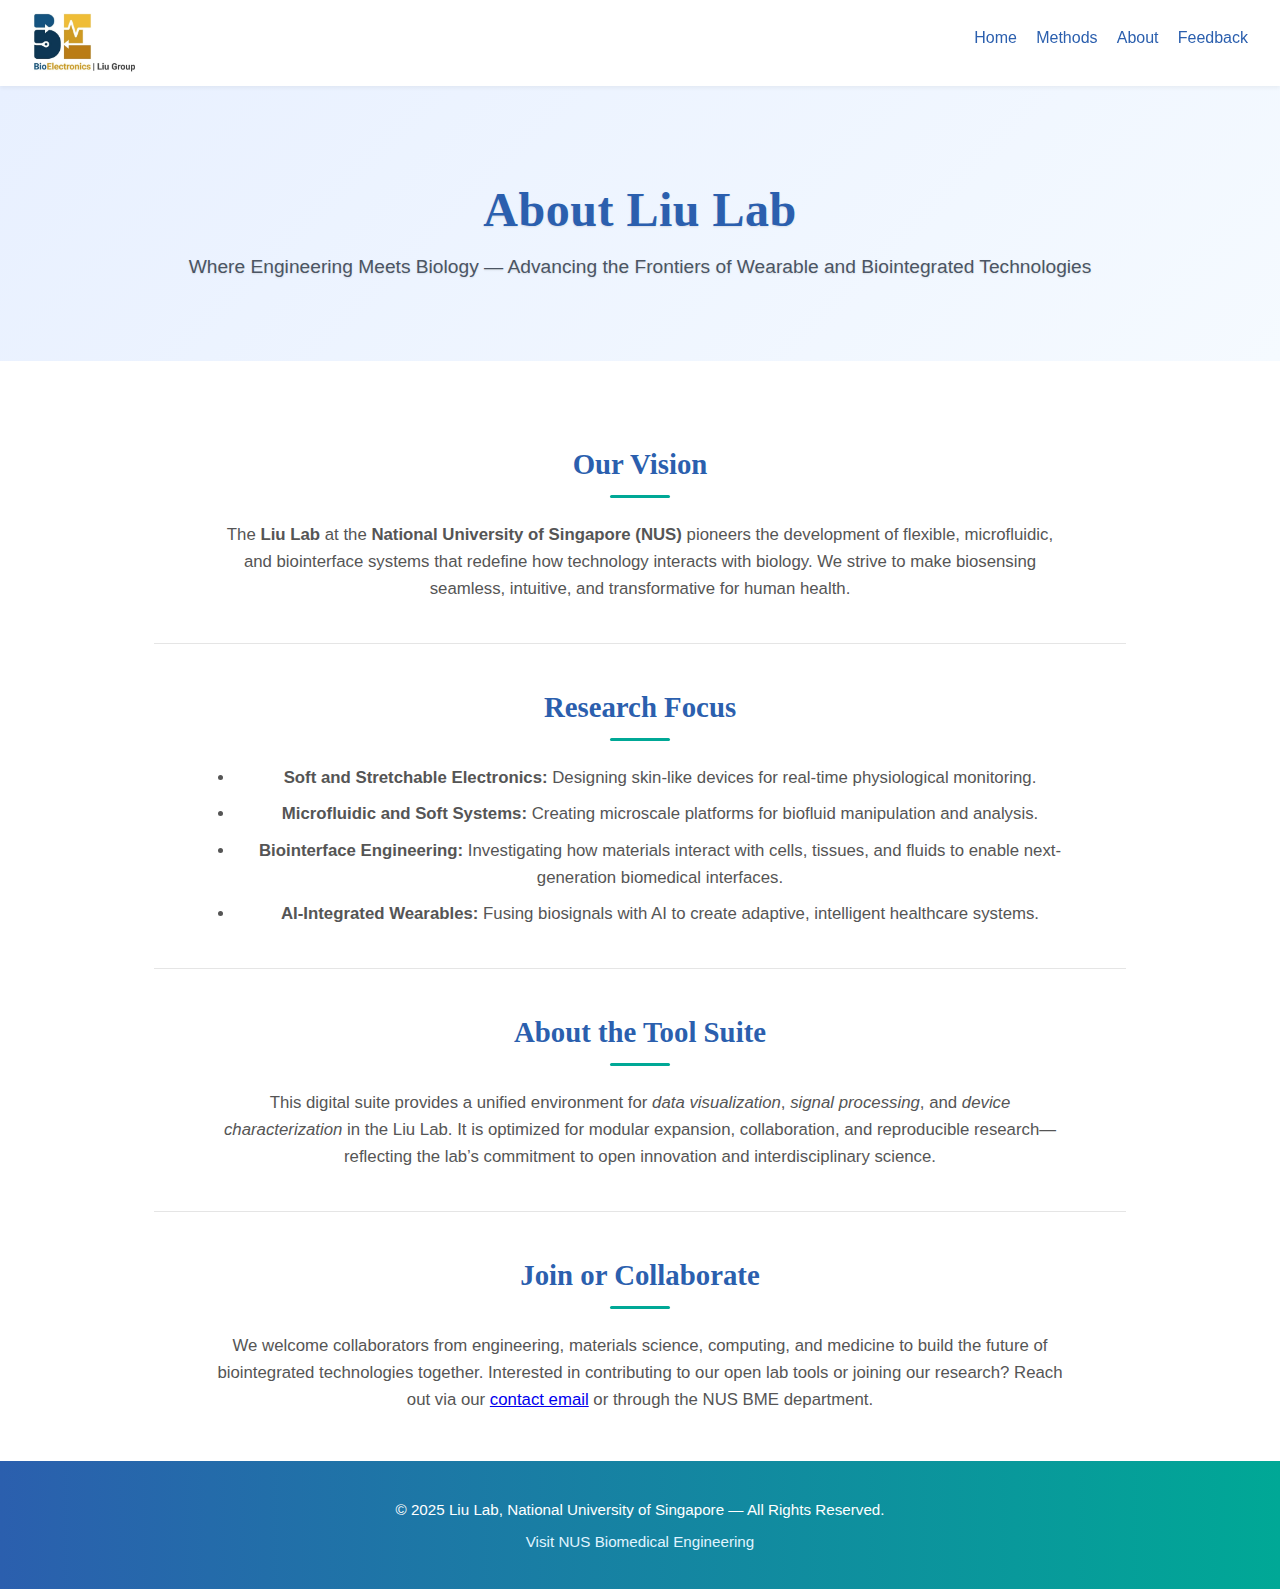
<file: docs/about.html>
<!DOCTYPE html>
<html lang="en">
<head>
  <meta charset="UTF-8">
  <meta name="viewport" content="width=device-width, initial-scale=1.0">
  <title>About Liu Lab Tools</title>
  <link rel="stylesheet" href="style.css">
  <style>
    /* Additional styling for enhanced aesthetics */
    .hero {
      background: linear-gradient(135deg, #e8f0ff, #f5faff);
      color: #2b5fae;
      text-shadow: 0 1px 2px rgba(0,0,0,0.1);
    }

    .hero h1 {
      font-size: 3rem;
      font-weight: 700;
      letter-spacing: 0.5px;
    }

    .hero p {
      font-size: 1.2rem;
      color: #4b5563;
    }

    .about h2 {
      font-size: 1.8rem;
      margin-top: 2rem;
      color: #2b5fae;
      position: relative;
    }

    .about h2::after {
      content: '';
      display: block;
      width: 60px;
      height: 3px;
      background: #00a896;
      margin: 0.5rem auto 1.5rem auto;
      border-radius: 2px;
    }

    .about p, .about ul {
      max-width: 850px;
      margin: auto;
      font-size: 1.05rem;
      color: #555;
    }

    ul li {
      margin-bottom: 0.6rem;
    }

    footer {
      background: linear-gradient(90deg, #2b5fae, #00a896);
      color: #fff;
      padding: 1.5rem;
      font-size: 0.95rem;
      text-align: center;
    }

    footer a {
      color: #e0f4ff;
      font-weight: 500;
      transition: color 0.2s ease;
    }

    footer a:hover {
      color: #fff;
    }

    .section-divider {
      width: 80%;
      height: 1px;
      background: #e5e5e5;
      margin: 2.5rem auto;
    }
  </style>
</head>
<body>
  <nav class="navbar">
    <div class="logo">
      <a href="index.html"><img src="Images/Lab Logo.jpeg" alt="Liu Lab Logo"></a>
    </div>
    <ul class="nav-links">
      <li><a href="index.html">Home</a></li>
      <li><a href="index.html#methods">Methods</a></li>
      <li><a href="about.html" class="active">About</a></li>
      <li><a href="feedbacks.html">Feedback</a></li>
    </ul>
  </nav>

  <section class="hero">
    <h1>About Liu Lab</h1>
    <p>Where Engineering Meets Biology — Advancing the Frontiers of Wearable and Biointegrated Technologies</p>
  </section>

  <section class="about">
    <h2>Our Vision</h2>
    <p>The <strong>Liu Lab</strong> at the <strong>National University of Singapore (NUS)</strong> pioneers the development of flexible, microfluidic, and biointerface systems that redefine how technology interacts with biology. We strive to make biosensing seamless, intuitive, and transformative for human health.</p>

    <div class="section-divider"></div>

    <h2>Research Focus</h2>
    <ul>
      <li><strong>Soft and Stretchable Electronics:</strong> Designing skin-like devices for real-time physiological monitoring.</li>
      <li><strong>Microfluidic and Soft Systems:</strong> Creating microscale platforms for biofluid manipulation and analysis.</li>
      <li><strong>Biointerface Engineering:</strong> Investigating how materials interact with cells, tissues, and fluids to enable next-generation biomedical interfaces.</li>
      <li><strong>AI-Integrated Wearables:</strong> Fusing biosignals with AI to create adaptive, intelligent healthcare systems.</li>
    </ul>

    <div class="section-divider"></div>

    <h2>About the Tool Suite</h2>
    <p>This digital suite provides a unified environment for <em>data visualization</em>, <em>signal processing</em>, and <em>device characterization</em> in the Liu Lab. It is optimized for modular expansion, collaboration, and reproducible research—reflecting the lab’s commitment to open innovation and interdisciplinary science.</p>

    <div class="section-divider"></div>

    <h2>Join or Collaborate</h2>
    <p>We welcome collaborators from engineering, materials science, computing, and medicine to build the future of biointegrated technologies together. Interested in contributing to our open lab tools or joining our research? Reach out via our <a href="mailto:liulabdevs@gmail.com">contact email</a> or through the NUS BME department.</p>
  </section>

  <footer>
    <p>&copy; 2025 Liu Lab, National University of Singapore — All Rights Reserved.</p>
    <p><a href="https://www.bioeng.nus.edu.sg/">Visit NUS Biomedical Engineering</a></p>
  </footer>
</body>
</html>
</file>
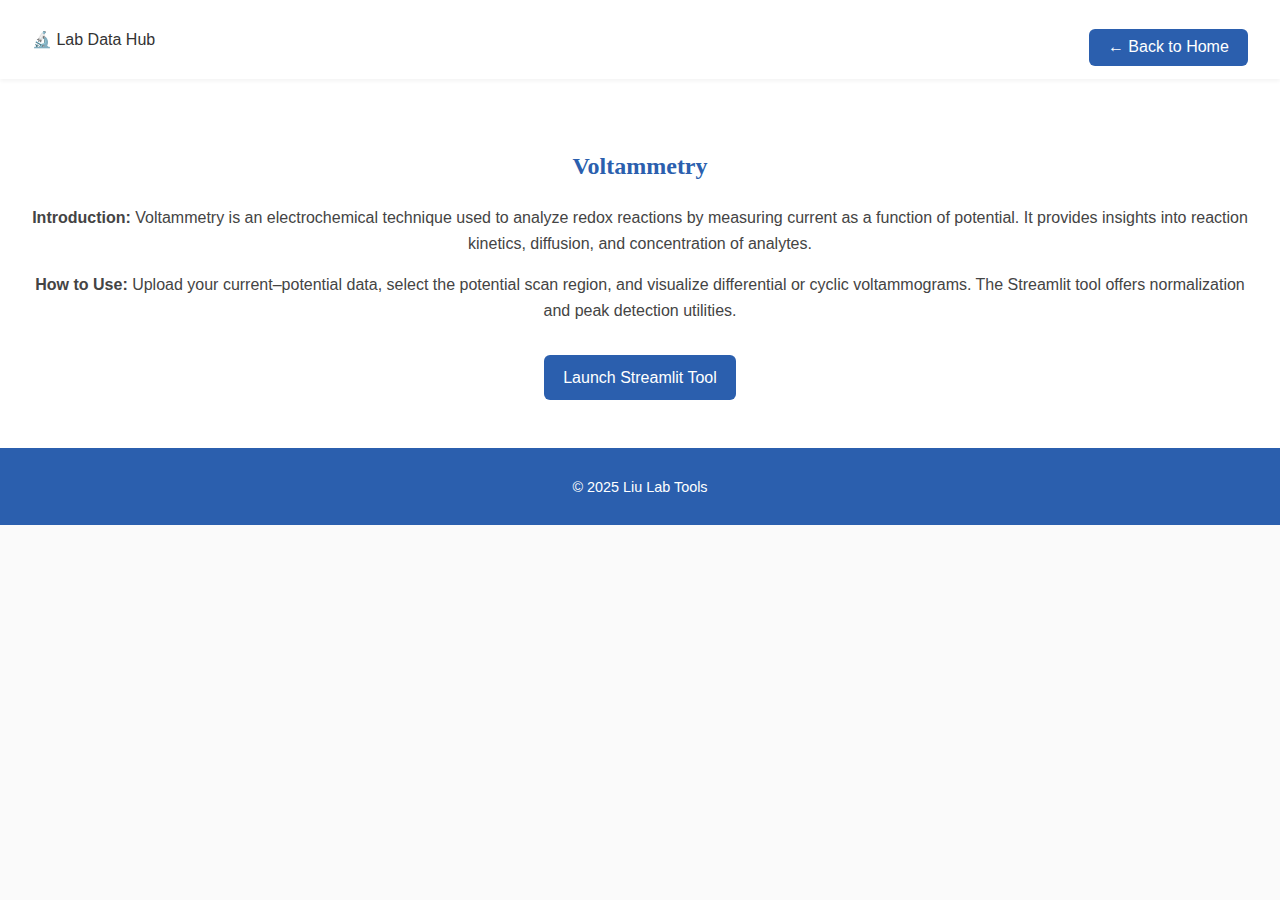
<file: Tool_pages/voltammetry.html>
<!DOCTYPE html>
<html lang="en">
<head>
  <meta charset="UTF-8" />
  <meta name="viewport" content="width=device-width, initial-scale=1.0" />
  <title>Voltammetry | Lab Data Hub</title>
  <link rel="stylesheet" href="../style.css" />
</head>
<body>
  <header class="navbar">
    <div class="logo">🔬 Lab Data Hub</div>
    <a href="index.html" class="btn">← Back to Home</a>
  </header>

  <main class="about">
    <h2>Voltammetry</h2>
    <p><strong>Introduction:</strong> Voltammetry is an electrochemical technique used to analyze redox reactions by measuring current as a function of potential. It provides insights into reaction kinetics, diffusion, and concentration of analytes.</p>

    <p><strong>How to Use:</strong> Upload your current–potential data, select the potential scan region, and visualize differential or cyclic voltammograms. The Streamlit tool offers normalization and peak detection utilities.</p>

    <a href="https://your-streamlit-app-url" class="btn">Launch Streamlit Tool</a>
  </main>

  <footer>
    <p>© 2025 Liu Lab Tools</p>
  </footer>
</body>
</html>
</file>
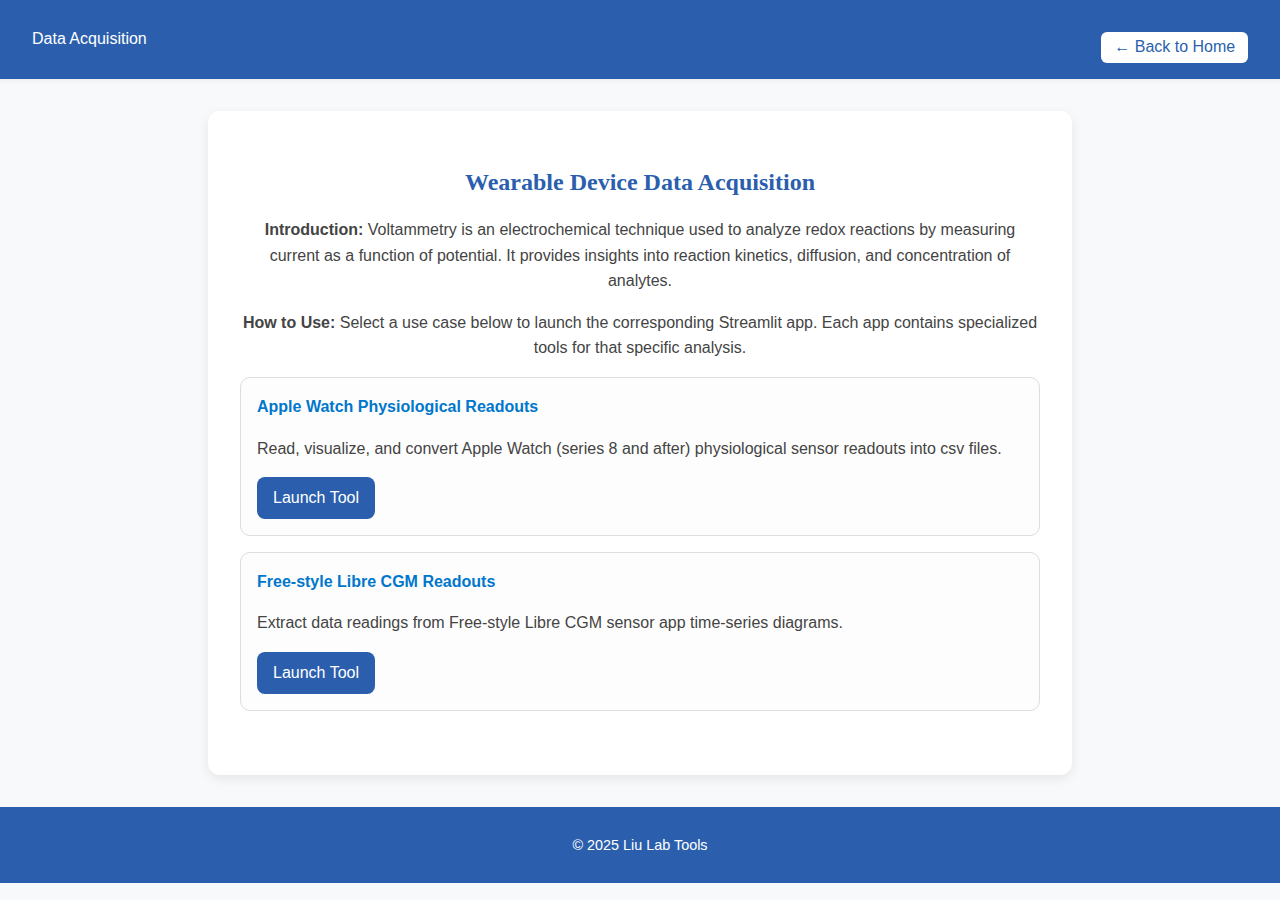
<file: docs/Tool_pages/data_acquisition.html>
<!DOCTYPE html>
<html lang="en">
<head>
  <meta charset="UTF-8" />
  <meta name="viewport" content="width=device-width, initial-scale=1.0" />
  <title>Voltammetry | Lab Data Hub</title>
  <link rel="stylesheet" href="../style.css" />
  <style>
    body {
      font-family: 'Lato', sans-serif;
      margin: 0;
      padding: 0;
      background: #f8f9fa;
      color: #333;
    }

    .navbar {
      display: flex;
      justify-content: space-between;
      align-items: center;
      padding: 1rem 2rem;
      background: #2b5fae;
      color: white;
    }

    .navbar .btn {
      background: white;
      color: #2b5fae;
      padding: 0.4rem 0.8rem;
      border-radius: 6px;
      text-decoration: none;
      font-weight: 500;
    }

    main.about {
      max-width: 800px;
      margin: 2rem auto;
      background: white;
      padding: 2rem;
      border-radius: 12px;
      box-shadow: 0 4px 12px rgba(0,0,0,0.08);
    }

    main.about h2 {
      color: #2b5fae;
      margin-bottom: 1rem;
    }

    main.about p {
      line-height: 1.6;
      margin-bottom: 1rem;
    }

    .use-cases {
      margin: 1rem 0 2rem 0;
      text-align: left;
    }

    .use-case {
      border: 1px solid #ddd;
      border-radius: 10px;
      padding: 1rem;
      margin-bottom: 1rem;
      background: #fdfdfd;
    }

    .use-case h4 {
      margin: 0 0 0.5rem 0;
      color: #0077cc;
    }

    .btn-launch {
      display: inline-block;
      background: #2b5fae;
      color: white;
      padding: 0.5rem 1rem;
      border-radius: 8px;
      text-decoration: none;
      font-weight: 500;
      transition: background 0.2s ease;
    }

    .btn-launch:hover {
      background: #1d407f;
    }

  </style>
</head>

<body>
  <header class="navbar">
    <div class="logo">Data Acquisition</div>
    <a href="../index.html" class="btn">← Back to Home</a>
  </header>

  <main class="about">
    <h2>Wearable Device Data Acquisition</h2>

    <p><strong>Introduction:</strong> Voltammetry is an electrochemical technique used to analyze redox reactions by measuring current as a function of potential. It provides insights into reaction kinetics, diffusion, and concentration of analytes.</p>

    <p><strong>How to Use:</strong> Select a use case below to launch the corresponding Streamlit app. Each app contains specialized tools for that specific analysis.</p>

    <!-- Use Cases -->
    <div class="use-cases">

      <div class="use-case">
        <h4>Apple Watch Physiological Readouts</h4>
        <p>Read, visualize, and convert Apple Watch (series 8 and after) physiological sensor readouts into csv files.</p>
        <a href="https://streamlit-app-quantification" target="_blank" class="btn-launch">Launch Tool</a>
      </div>

      <div class="use-case">
        <h4>Free-style Libre CGM Readouts</h4>
        <p>Extract data readings from Free-style Libre CGM sensor app time-series diagrams.</p>
        <a href="https://streamlit-app-kinetics" target="_blank" class="btn-launch">Launch Tool</a>
      </div>

    </div>
  </main>

  <footer>
    <p>© 2025 Liu Lab Tools</p>
  </footer>
</body>
</html>
</file>
<file: docs/style.css>
body {
  margin: 0;
  font-family: 'Lato', sans-serif;
  color: #333;
  background-color: #fafafa;
}

h1, h2, h3 {
  font-family: 'Merriweather', serif;
  color: #2b5fae;
}

.navbar {
  display: flex;
  justify-content: space-between;
  align-items: center;
  background: #fff;
  padding: 0.8rem 2rem;
  box-shadow: 0 2px 4px rgba(0,0,0,0.05);
  position: sticky;
  top: 0;
  z-index: 10;
}

.nav-links {
  list-style: none;
  display: flex;
  gap: 1.2rem;
}

.nav-links a {
  text-decoration: none;
  color: #2b5fae;
  font-weight: 500;
  transition: color 0.2s ease;
}

.nav-links a:hover {
  color: #00a896;
}

.hero {
  text-align: center;
  padding: 4rem 1rem;
  background: #eef4fa;
}

.hero h1 {
  font-size: 2.5rem;
  margin-bottom: 0.5rem;
}

.hero p {
  font-size: 1.1rem;
  color: #555;
}

/* 🔍 Filter Bar */
.filter-bar {
  display: flex;
  justify-content: center;
  align-items: center;
  gap: 1rem;
  background: #fff;
  padding: 1rem 2rem;
  border-bottom: 1px solid #e5e5e5;
}

.filter-bar input, .filter-bar select {
  padding: 0.6rem 1rem;
  border: 1px solid #ccc;
  border-radius: 6px;
  font-size: 1rem;
  width: 220px;
}

.filter-bar input:focus, .filter-bar select:focus {
  outline: none;
  border-color: #2b5fae;
}

/* 🧪 Card Grid */
.card-grid {
  display: grid;
  grid-template-columns: repeat(auto-fit, minmax(260px, 1fr));
  gap: 2rem;
  padding: 3rem 2rem;
  max-width: 1200px;
  margin: auto;
}

.card {
  background: white;
  border-radius: 12px;
  padding: 1.5rem;
  text-align: center;
  box-shadow: 0 2px 8px rgba(0,0,0,0.08);
  transition: transform 0.2s ease, box-shadow 0.2s ease;
}

/* .card img {
  height: 80px;
  margin-bottom: 1rem;
} */
.card img {
  width: 100%;
  height: 200px;          /* 🔹 increase this value for larger images */
  object-fit: contain;      /* keeps images from distorting */
  border-radius: 8px;
  margin-bottom: 1rem;
}

.card:hover {
  transform: translateY(-4px);
  box-shadow: 0 6px 14px rgba(0,0,0,0.1);
}

.btn {
  display: inline-block;
  margin-top: 1rem;
  padding: 0.6rem 1.2rem;
  background: #2b5fae;
  color: white;
  border-radius: 6px;
  text-decoration: none;
  transition: background 0.2s ease;
}

.btn:hover {
  background: #00a896;
}

.about {
  background: #fff;
  padding: 3rem 2rem;
  text-align: center;
  line-height: 1.6;
  color: #444;
}

footer {
  background: #2b5fae;
  color: #fff;
  text-align: center;
  padding: 1rem;
  font-size: 0.9rem;
}

footer a {
  color: #cce5ff;
  text-decoration: none;
}

footer a:hover {
  text-decoration: underline;
}

.logo img {
  height: 60px;       /* adjust based on your logo size */
  width: auto;
  display: block;
}

.logo a {
  display: flex;
  align-items: center;
  text-decoration: none;
}

/* --- Feedback Page --- */
.feedback-container {
  max-width: 700px;
  margin: 4rem auto;
  background: white;
  padding: 2.5rem 2rem;
  border-radius: 12px;
  box-shadow: 0 2px 10px rgba(0,0,0,0.05);
}

.feedback-container h2 {
  text-align: center;
  color: #2b5fae;
  font-family: 'Merriweather', serif;
}

.feedback-intro {
  text-align: center;
  color: #555;
  margin-bottom: 2rem;
}

.feedback-form {
  display: flex;
  flex-direction: column;
  gap: 1rem;
}

.feedback-form label {
  font-weight: 500;
  color: #333;
}

.feedback-form input,
.feedback-form select,
.feedback-form textarea {
  padding: 0.7rem 1rem;
  border: 1px solid #ccc;
  border-radius: 6px;
  font-size: 1rem;
}

.feedback-form input:focus,
.feedback-form select:focus,
.feedback-form textarea:focus {
  outline: none;
  border-color: #2b5fae;
  box-shadow: 0 0 3px rgba(43,95,174,0.3);
}

/* Star Rating */
.rating-group {
  display: flex;
  gap: 0.5rem;
  justify-content: space-between;
}

.rating-group input[type="radio"] {
  display: none;
}

.rating-group label {
  cursor: pointer;
  font-size: 1.2rem;
  opacity: 0.5;
  transition: opacity 0.2s ease;
}

.rating-group input[type="radio"]:checked + label,
.rating-group label:hover {
  opacity: 1;
}

/* Feedback message */
.feedback-message {
  margin-top: 1rem;
  text-align: center;
  font-weight: 500;
  color: #00a896;
}
</file>
<file: style.css>
body {
  margin: 0;
  font-family: 'Lato', sans-serif;
  color: #333;
  background-color: #fafafa;
}

h1, h2, h3 {
  font-family: 'Merriweather', serif;
  color: #2b5fae;
}

.navbar {
  display: flex;
  justify-content: space-between;
  align-items: center;
  background: #fff;
  padding: 0.8rem 2rem;
  box-shadow: 0 2px 4px rgba(0,0,0,0.05);
  position: sticky;
  top: 0;
  z-index: 10;
}

.nav-links {
  list-style: none;
  display: flex;
  gap: 1.2rem;
}

.nav-links a {
  text-decoration: none;
  color: #2b5fae;
  font-weight: 500;
  transition: color 0.2s ease;
}

.nav-links a:hover {
  color: #00a896;
}

.hero {
  text-align: center;
  padding: 4rem 1rem;
  background: #eef4fa;
}

.hero h1 {
  font-size: 2.5rem;
  margin-bottom: 0.5rem;
}

.hero p {
  font-size: 1.1rem;
  color: #555;
}

/* 🔍 Filter Bar */
.filter-bar {
  display: flex;
  justify-content: center;
  align-items: center;
  gap: 1rem;
  background: #fff;
  padding: 1rem 2rem;
  border-bottom: 1px solid #e5e5e5;
}

.filter-bar input, .filter-bar select {
  padding: 0.6rem 1rem;
  border: 1px solid #ccc;
  border-radius: 6px;
  font-size: 1rem;
  width: 220px;
}

.filter-bar input:focus, .filter-bar select:focus {
  outline: none;
  border-color: #2b5fae;
}

/* 🧪 Card Grid */
.card-grid {
  display: grid;
  grid-template-columns: repeat(auto-fit, minmax(260px, 1fr));
  gap: 2rem;
  padding: 3rem 2rem;
  max-width: 1200px;
  margin: auto;
}

.card {
  background: white;
  border-radius: 12px;
  padding: 1.5rem;
  text-align: center;
  box-shadow: 0 2px 8px rgba(0,0,0,0.08);
  transition: transform 0.2s ease, box-shadow 0.2s ease;
}

.card img {
  height: 80px;
  margin-bottom: 1rem;
}

.card:hover {
  transform: translateY(-4px);
  box-shadow: 0 6px 14px rgba(0,0,0,0.1);
}

.btn {
  display: inline-block;
  margin-top: 1rem;
  padding: 0.6rem 1.2rem;
  background: #2b5fae;
  color: white;
  border-radius: 6px;
  text-decoration: none;
  transition: background 0.2s ease;
}

.btn:hover {
  background: #00a896;
}

.about {
  background: #fff;
  padding: 3rem 2rem;
  text-align: center;
  line-height: 1.6;
  color: #444;
}

footer {
  background: #2b5fae;
  color: #fff;
  text-align: center;
  padding: 1rem;
  font-size: 0.9rem;
}

footer a {
  color: #cce5ff;
  text-decoration: none;
}

footer a:hover {
  text-decoration: underline;
}

.logo img {
  height: 60px;       /* adjust based on your logo size */
  width: auto;
  display: block;
}

.logo a {
  display: flex;
  align-items: center;
  text-decoration: none;
}

/* --- Feedback Page --- */
.feedback-container {
  max-width: 700px;
  margin: 4rem auto;
  background: white;
  padding: 2.5rem 2rem;
  border-radius: 12px;
  box-shadow: 0 2px 10px rgba(0,0,0,0.05);
}

.feedback-container h2 {
  text-align: center;
  color: #2b5fae;
  font-family: 'Merriweather', serif;
}

.feedback-intro {
  text-align: center;
  color: #555;
  margin-bottom: 2rem;
}

.feedback-form {
  display: flex;
  flex-direction: column;
  gap: 1rem;
}

.feedback-form label {
  font-weight: 500;
  color: #333;
}

.feedback-form input,
.feedback-form select,
.feedback-form textarea {
  padding: 0.7rem 1rem;
  border: 1px solid #ccc;
  border-radius: 6px;
  font-size: 1rem;
}

.feedback-form input:focus,
.feedback-form select:focus,
.feedback-form textarea:focus {
  outline: none;
  border-color: #2b5fae;
  box-shadow: 0 0 3px rgba(43,95,174,0.3);
}

/* Star Rating */
.rating-group {
  display: flex;
  gap: 0.5rem;
  justify-content: space-between;
}

.rating-group input[type="radio"] {
  display: none;
}

.rating-group label {
  cursor: pointer;
  font-size: 1.2rem;
  opacity: 0.5;
  transition: opacity 0.2s ease;
}

.rating-group input[type="radio"]:checked + label,
.rating-group label:hover {
  opacity: 1;
}

/* Feedback message */
.feedback-message {
  margin-top: 1rem;
  text-align: center;
  font-weight: 500;
  color: #00a896;
}
</file>
